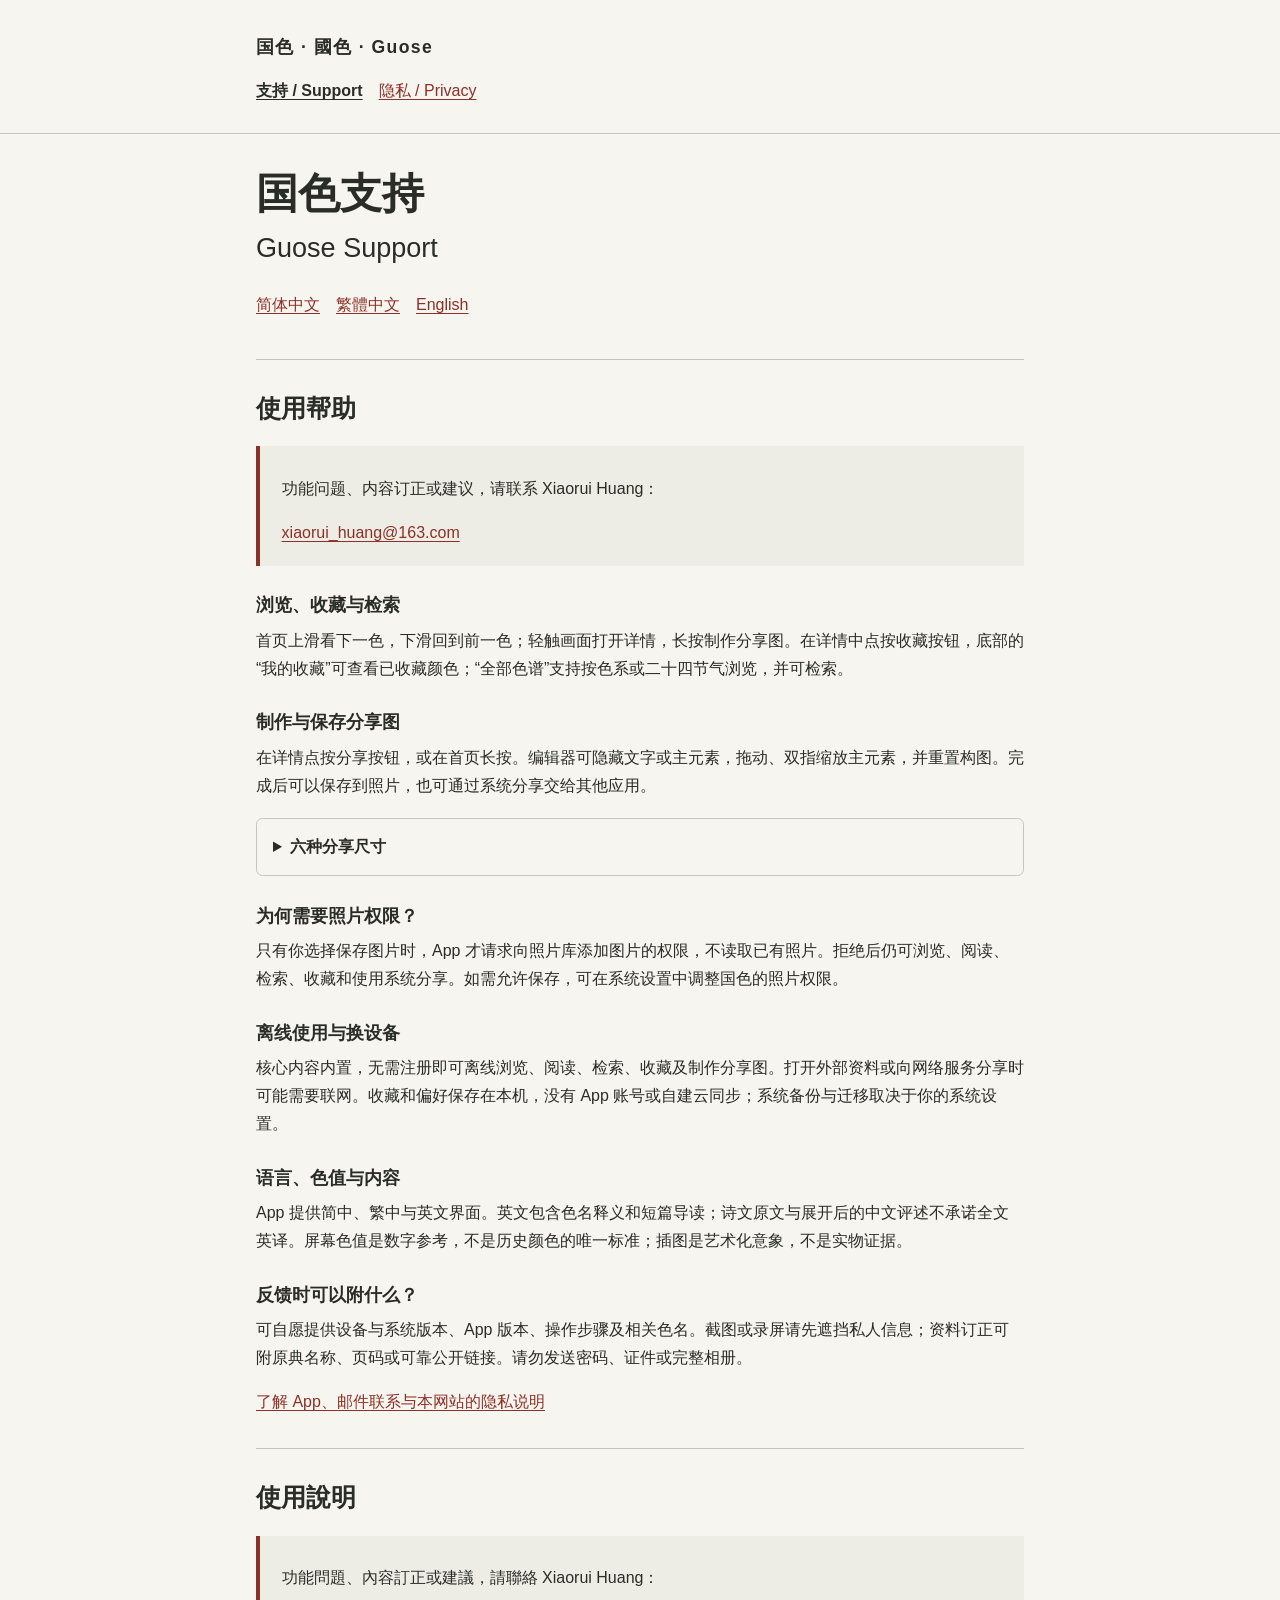
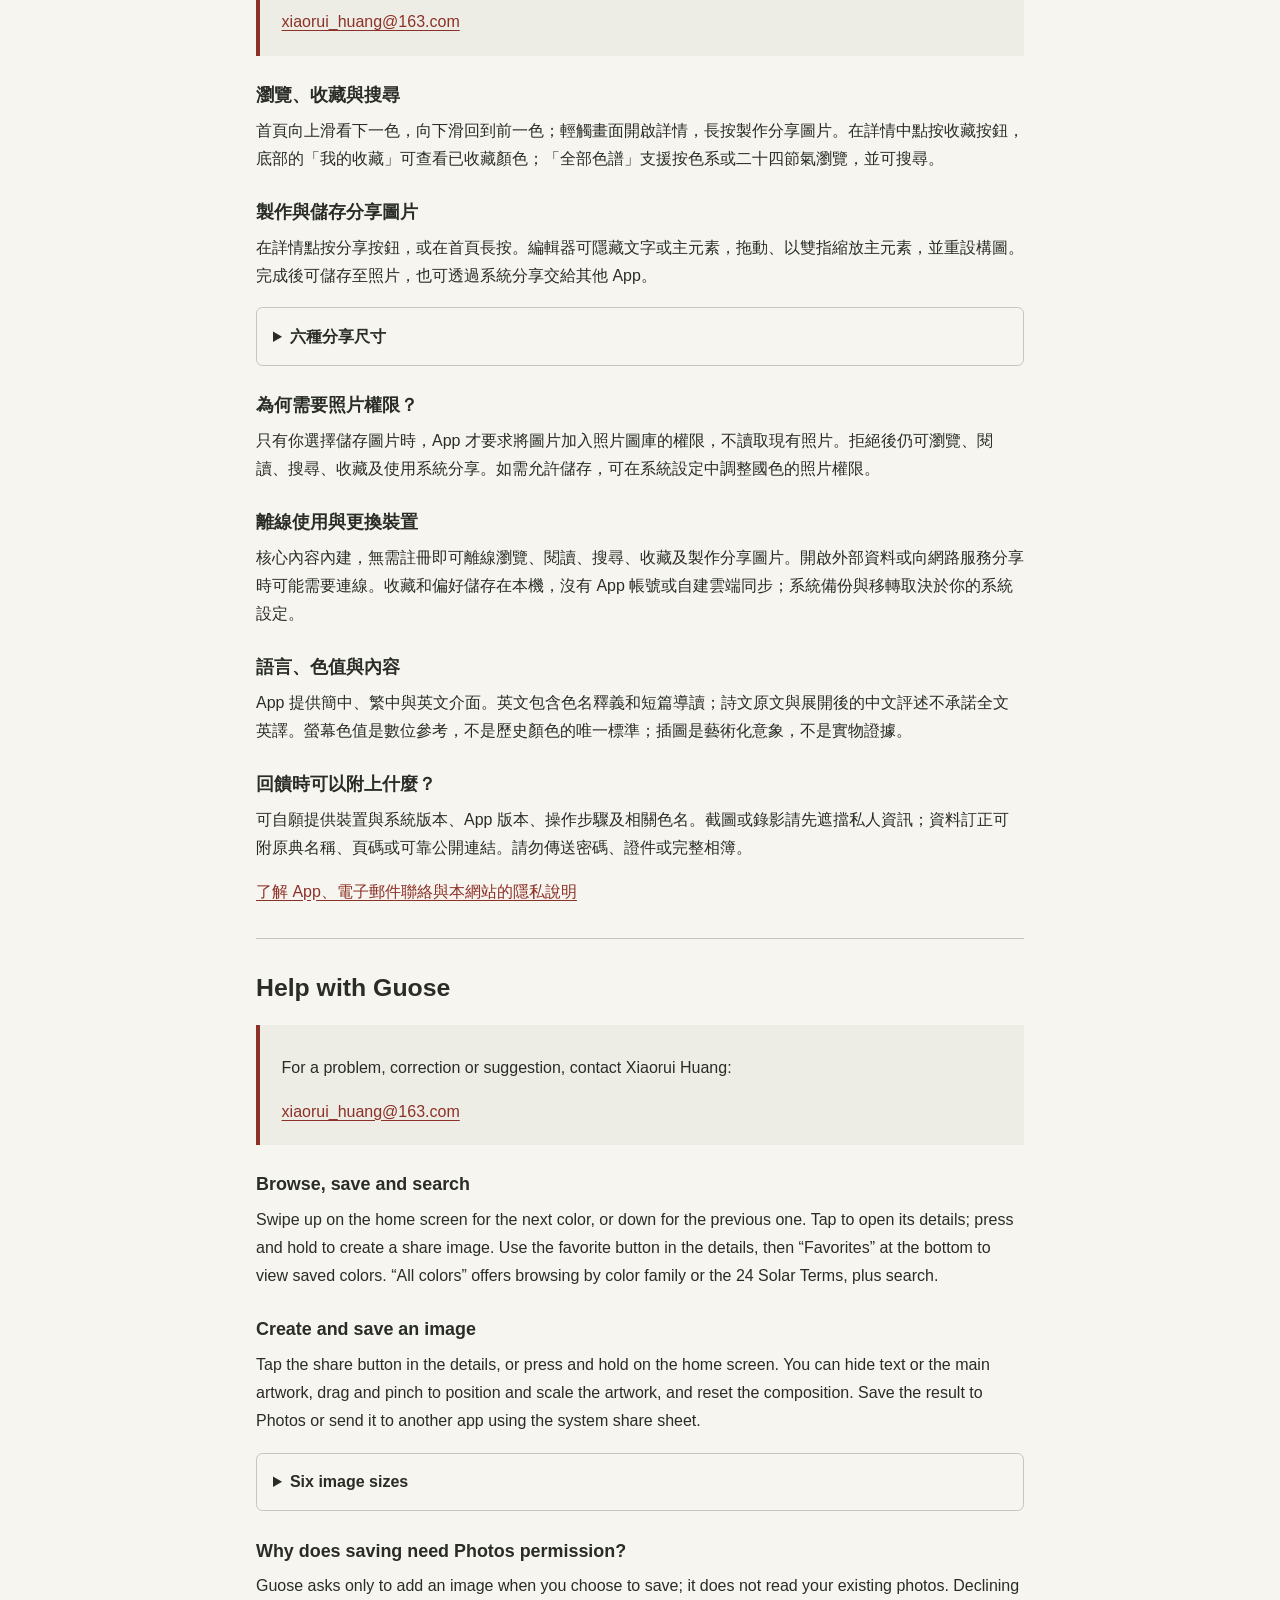
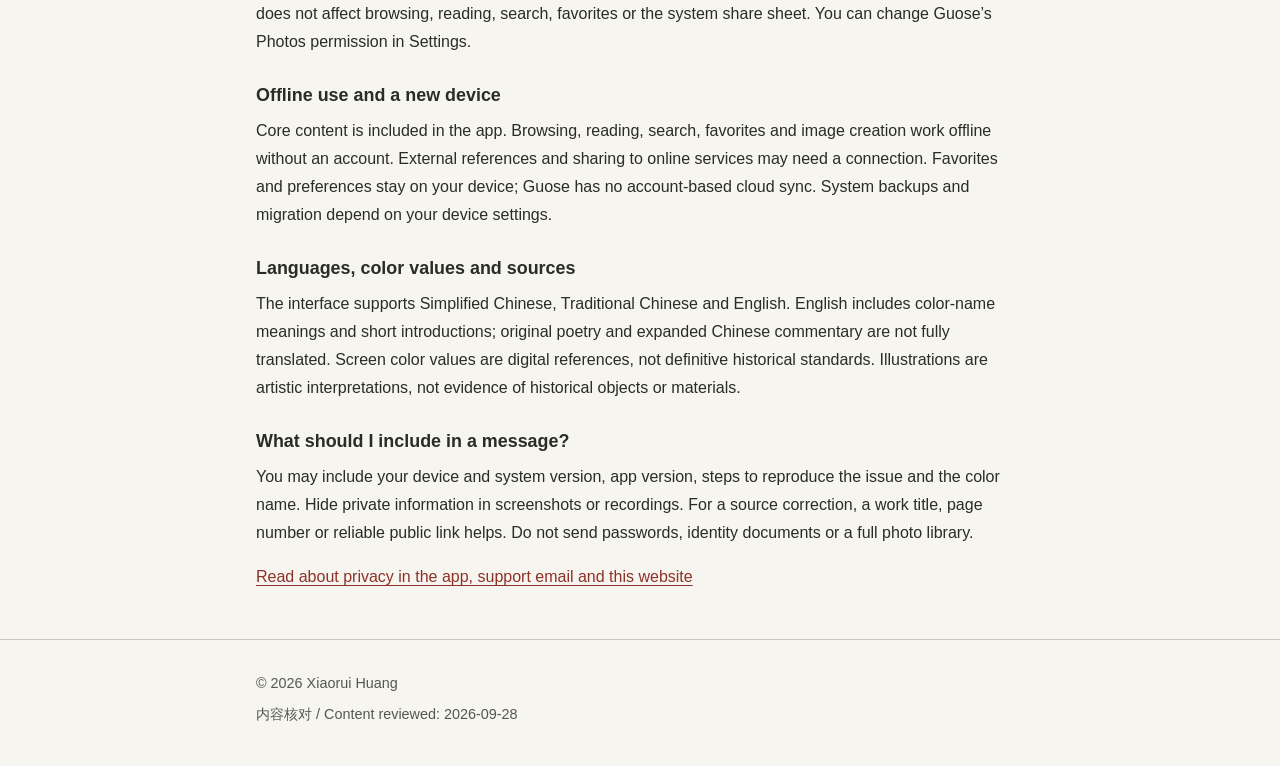
<file: index.html>
<!doctype html>
<html lang="zh-Hans">
<head>
<meta charset="utf-8">
<meta name="viewport" content="width=device-width, initial-scale=1">
<meta name="referrer" content="no-referrer">
<meta name="description" content="国色 Guose 支持与使用帮助 — 简体中文、繁體中文、English。">
<title>国色支持 · Guose Support</title>
<link rel="stylesheet" href="styles.css">
</head>
<body>
<a class="skip-link" href="#main">跳至正文 / Skip to content</a>
<header><div class="wrap">
<p class="brand">国色 · 國色 · Guose</p>
<nav class="page-nav" aria-label="页面 / Pages">
<a href="index.html" aria-current="page">支持 / Support</a>
<a href="privacy.html">隐私 / Privacy</a>
</nav></div></header>
<main class="wrap" id="main">
<h1>国色支持<span lang="en">Guose Support</span></h1>
<nav class="language-nav" aria-label="语言 / Language">
<a href="#zh-hans" lang="zh-Hans" hreflang="zh-Hans">简体中文</a>
<a href="#zh-hant" lang="zh-Hant" hreflang="zh-Hant">繁體中文</a>
<a href="#en" lang="en" hreflang="en">English</a>
</nav>
<section class="locale" id="zh-hans" lang="zh-Hans" aria-labelledby="title-hans">
<h2 id="title-hans">使用帮助</h2>
<div class="contact"><p>功能问题、内容订正或建议，请联系 Xiaorui Huang：</p><p><a href="mailto:xiaorui_huang@163.com">xiaorui_huang@163.com</a></p></div>
<h3>浏览、收藏与检索</h3>
<p>首页上滑看下一色，下滑回到前一色；轻触画面打开详情，长按制作分享图。在详情中点按收藏按钮，底部的“我的收藏”可查看已收藏颜色；“全部色谱”支持按色系或二十四节气浏览，并可检索。</p>
<h3>制作与保存分享图</h3>
<p>在详情点按分享按钮，或在首页长按。编辑器可隐藏文字或主元素，拖动、双指缩放主元素，并重置构图。完成后可以保存到照片，也可通过系统分享交给其他应用。</p>
<details><summary>六种分享尺寸</summary><table><caption>导出图片的像素尺寸</caption><thead><tr><th scope="col">格式</th><th scope="col">宽 × 高</th></tr></thead><tbody><tr><td>方形</td><td>1080 × 1080</td></tr><tr><td>小红书</td><td>1080 × 1440</td></tr><tr><td>竖图</td><td>1080 × 1350</td></tr><tr><td>故事</td><td>1080 × 1920</td></tr><tr><td>壁纸</td><td>1179 × 2556</td></tr><tr><td>朋友圈封面</td><td>1200 × 900</td></tr></tbody></table></details>
<h3>为何需要照片权限？</h3>
<p>只有你选择保存图片时，App 才请求向照片库添加图片的权限，不读取已有照片。拒绝后仍可浏览、阅读、检索、收藏和使用系统分享。如需允许保存，可在系统设置中调整国色的照片权限。</p>
<h3>离线使用与换设备</h3>
<p>核心内容内置，无需注册即可离线浏览、阅读、检索、收藏及制作分享图。打开外部资料或向网络服务分享时可能需要联网。收藏和偏好保存在本机，没有 App 账号或自建云同步；系统备份与迁移取决于你的系统设置。</p>
<h3>语言、色值与内容</h3>
<p>App 提供简中、繁中与英文界面。英文包含色名释义和短篇导读；诗文原文与展开后的中文评述不承诺全文英译。屏幕色值是数字参考，不是历史颜色的唯一标准；插图是艺术化意象，不是实物证据。</p>
<h3>反馈时可以附什么？</h3>
<p>可自愿提供设备与系统版本、App 版本、操作步骤及相关色名。截图或录屏请先遮挡私人信息；资料订正可附原典名称、页码或可靠公开链接。请勿发送密码、证件或完整相册。</p>
<p><a href="privacy.html#zh-hans">了解 App、邮件联系与本网站的隐私说明</a></p>
</section>
<section class="locale" id="zh-hant" lang="zh-Hant" aria-labelledby="title-hant">
<h2 id="title-hant">使用說明</h2>
<div class="contact"><p>功能問題、內容訂正或建議，請聯絡 Xiaorui Huang：</p><p><a href="mailto:xiaorui_huang@163.com">xiaorui_huang@163.com</a></p></div>
<h3>瀏覽、收藏與搜尋</h3>
<p>首頁向上滑看下一色，向下滑回到前一色；輕觸畫面開啟詳情，長按製作分享圖片。在詳情中點按收藏按鈕，底部的「我的收藏」可查看已收藏顏色；「全部色譜」支援按色系或二十四節氣瀏覽，並可搜尋。</p>
<h3>製作與儲存分享圖片</h3>
<p>在詳情點按分享按鈕，或在首頁長按。編輯器可隱藏文字或主元素，拖動、以雙指縮放主元素，並重設構圖。完成後可儲存至照片，也可透過系統分享交給其他 App。</p>
<details><summary>六種分享尺寸</summary><table><caption>匯出圖片的像素尺寸</caption><thead><tr><th scope="col">格式</th><th scope="col">寬 × 高</th></tr></thead><tbody><tr><td>方形</td><td>1080 × 1080</td></tr><tr><td>小紅書</td><td>1080 × 1440</td></tr><tr><td>豎圖</td><td>1080 × 1350</td></tr><tr><td>故事</td><td>1080 × 1920</td></tr><tr><td>壁紙</td><td>1179 × 2556</td></tr><tr><td>朋友圈封面</td><td>1200 × 900</td></tr></tbody></table></details>
<h3>為何需要照片權限？</h3>
<p>只有你選擇儲存圖片時，App 才要求將圖片加入照片圖庫的權限，不讀取現有照片。拒絕後仍可瀏覽、閱讀、搜尋、收藏及使用系統分享。如需允許儲存，可在系統設定中調整國色的照片權限。</p>
<h3>離線使用與更換裝置</h3>
<p>核心內容內建，無需註冊即可離線瀏覽、閱讀、搜尋、收藏及製作分享圖片。開啟外部資料或向網路服務分享時可能需要連線。收藏和偏好儲存在本機，沒有 App 帳號或自建雲端同步；系統備份與移轉取決於你的系統設定。</p>
<h3>語言、色值與內容</h3>
<p>App 提供簡中、繁中與英文介面。英文包含色名釋義和短篇導讀；詩文原文與展開後的中文評述不承諾全文英譯。螢幕色值是數位參考，不是歷史顏色的唯一標準；插圖是藝術化意象，不是實物證據。</p>
<h3>回饋時可以附上什麼？</h3>
<p>可自願提供裝置與系統版本、App 版本、操作步驟及相關色名。截圖或錄影請先遮擋私人資訊；資料訂正可附原典名稱、頁碼或可靠公開連結。請勿傳送密碼、證件或完整相簿。</p>
<p><a href="privacy.html#zh-hant">了解 App、電子郵件聯絡與本網站的隱私說明</a></p>
</section>
<section class="locale" id="en" lang="en" aria-labelledby="title-en">
<h2 id="title-en">Help with Guose</h2>
<div class="contact"><p>For a problem, correction or suggestion, contact Xiaorui Huang:</p><p><a href="mailto:xiaorui_huang@163.com">xiaorui_huang@163.com</a></p></div>
<h3>Browse, save and search</h3>
<p>Swipe up on the home screen for the next color, or down for the previous one. Tap to open its details; press and hold to create a share image. Use the favorite button in the details, then “Favorites” at the bottom to view saved colors. “All colors” offers browsing by color family or the 24 Solar Terms, plus search.</p>
<h3>Create and save an image</h3>
<p>Tap the share button in the details, or press and hold on the home screen. You can hide text or the main artwork, drag and pinch to position and scale the artwork, and reset the composition. Save the result to Photos or send it to another app using the system share sheet.</p>
<details><summary>Six image sizes</summary><table><caption>Export dimensions in pixels</caption><thead><tr><th scope="col">Format</th><th scope="col">Width × height</th></tr></thead><tbody><tr><td>Square</td><td>1080 × 1080</td></tr><tr><td>RedNote</td><td>1080 × 1440</td></tr><tr><td>Portrait</td><td>1080 × 1350</td></tr><tr><td>Story</td><td>1080 × 1920</td></tr><tr><td>Wallpaper</td><td>1179 × 2556</td></tr><tr><td>WeChat Moments cover</td><td>1200 × 900</td></tr></tbody></table></details>
<h3>Why does saving need Photos permission?</h3>
<p>Guose asks only to add an image when you choose to save; it does not read your existing photos. Declining does not affect browsing, reading, search, favorites or the system share sheet. You can change Guose’s Photos permission in Settings.</p>
<h3>Offline use and a new device</h3>
<p>Core content is included in the app. Browsing, reading, search, favorites and image creation work offline without an account. External references and sharing to online services may need a connection. Favorites and preferences stay on your device; Guose has no account-based cloud sync. System backups and migration depend on your device settings.</p>
<h3>Languages, color values and sources</h3>
<p>The interface supports Simplified Chinese, Traditional Chinese and English. English includes color-name meanings and short introductions; original poetry and expanded Chinese commentary are not fully translated. Screen color values are digital references, not definitive historical standards. Illustrations are artistic interpretations, not evidence of historical objects or materials.</p>
<h3>What should I include in a message?</h3>
<p>You may include your device and system version, app version, steps to reproduce the issue and the color name. Hide private information in screenshots or recordings. For a source correction, a work title, page number or reliable public link helps. Do not send passwords, identity documents or a full photo library.</p>
<p><a href="privacy.html#en">Read about privacy in the app, support email and this website</a></p>
</section>
</main>
<footer><div class="wrap"><p>© 2026 Xiaorui Huang</p><p>内容核对 / Content reviewed: <time datetime="2026-09-28">2026-09-28</time></p></div></footer>
</body>
</html>
</file>
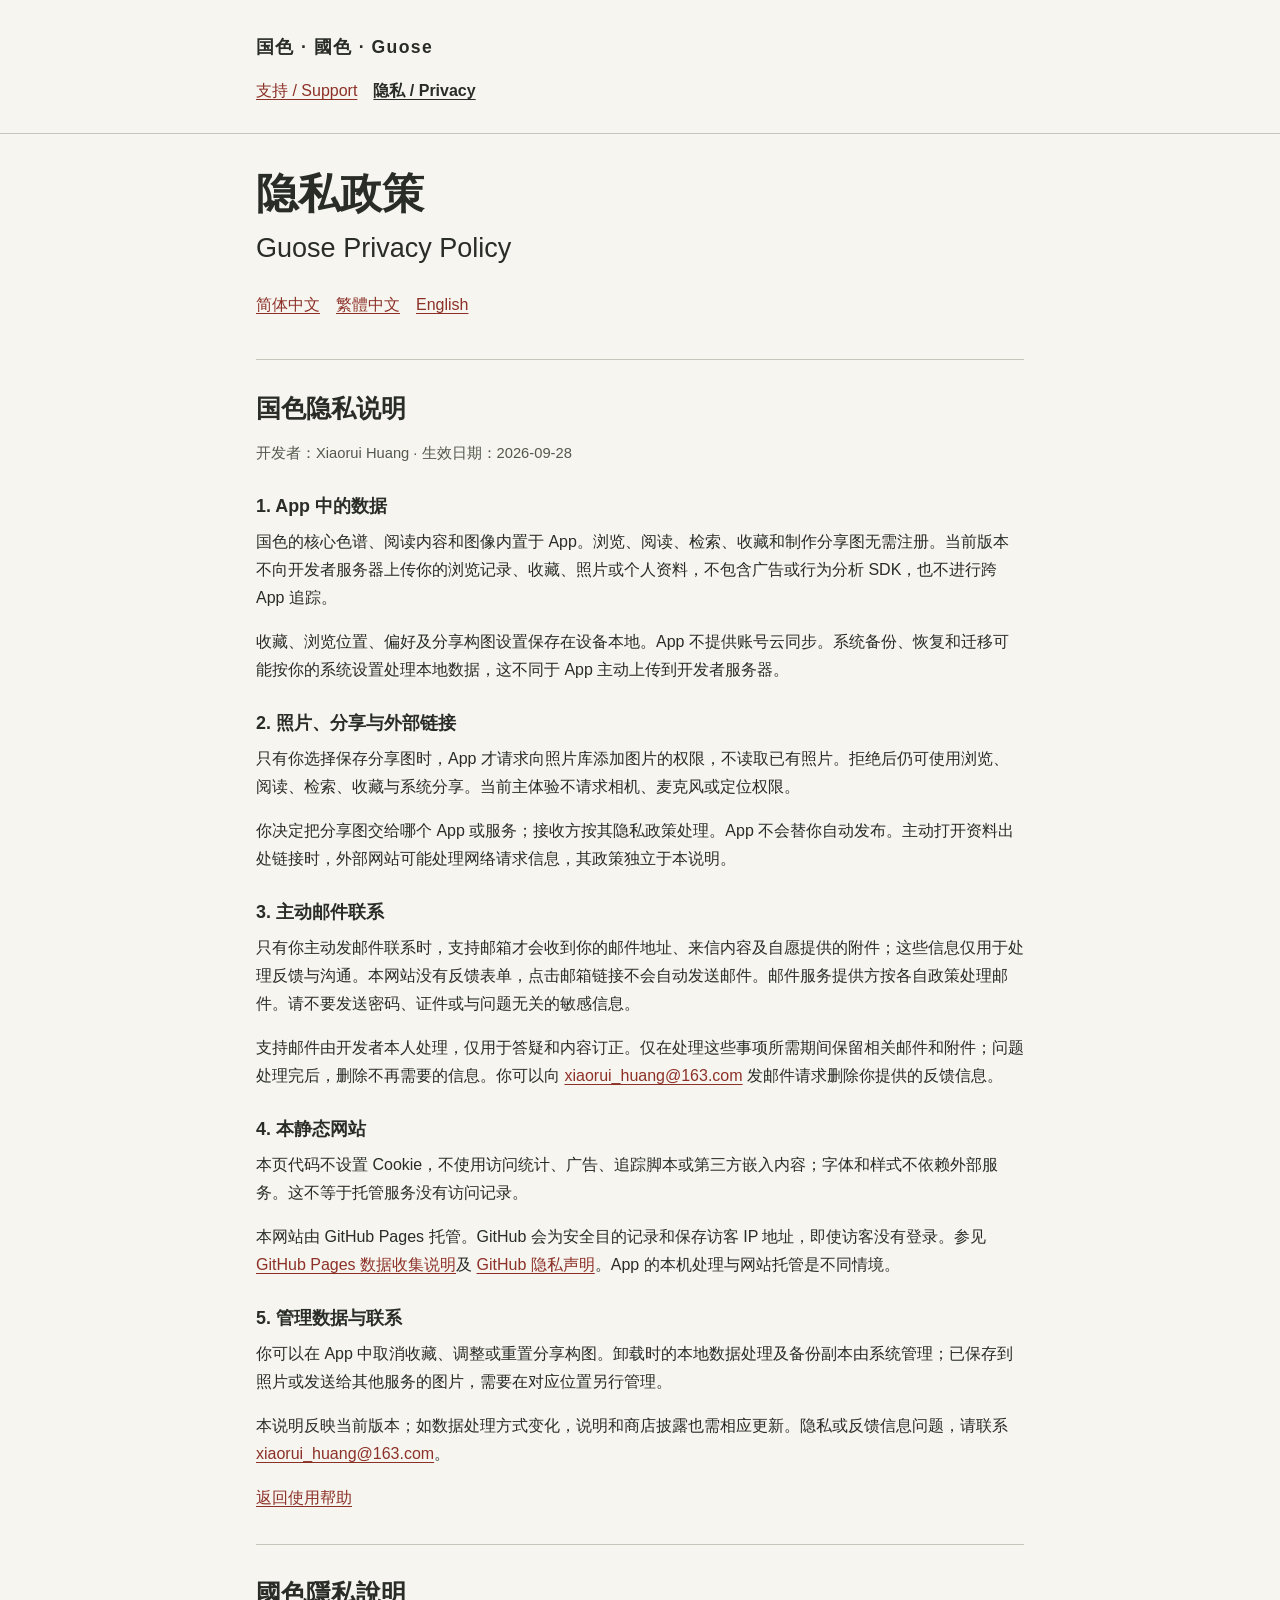
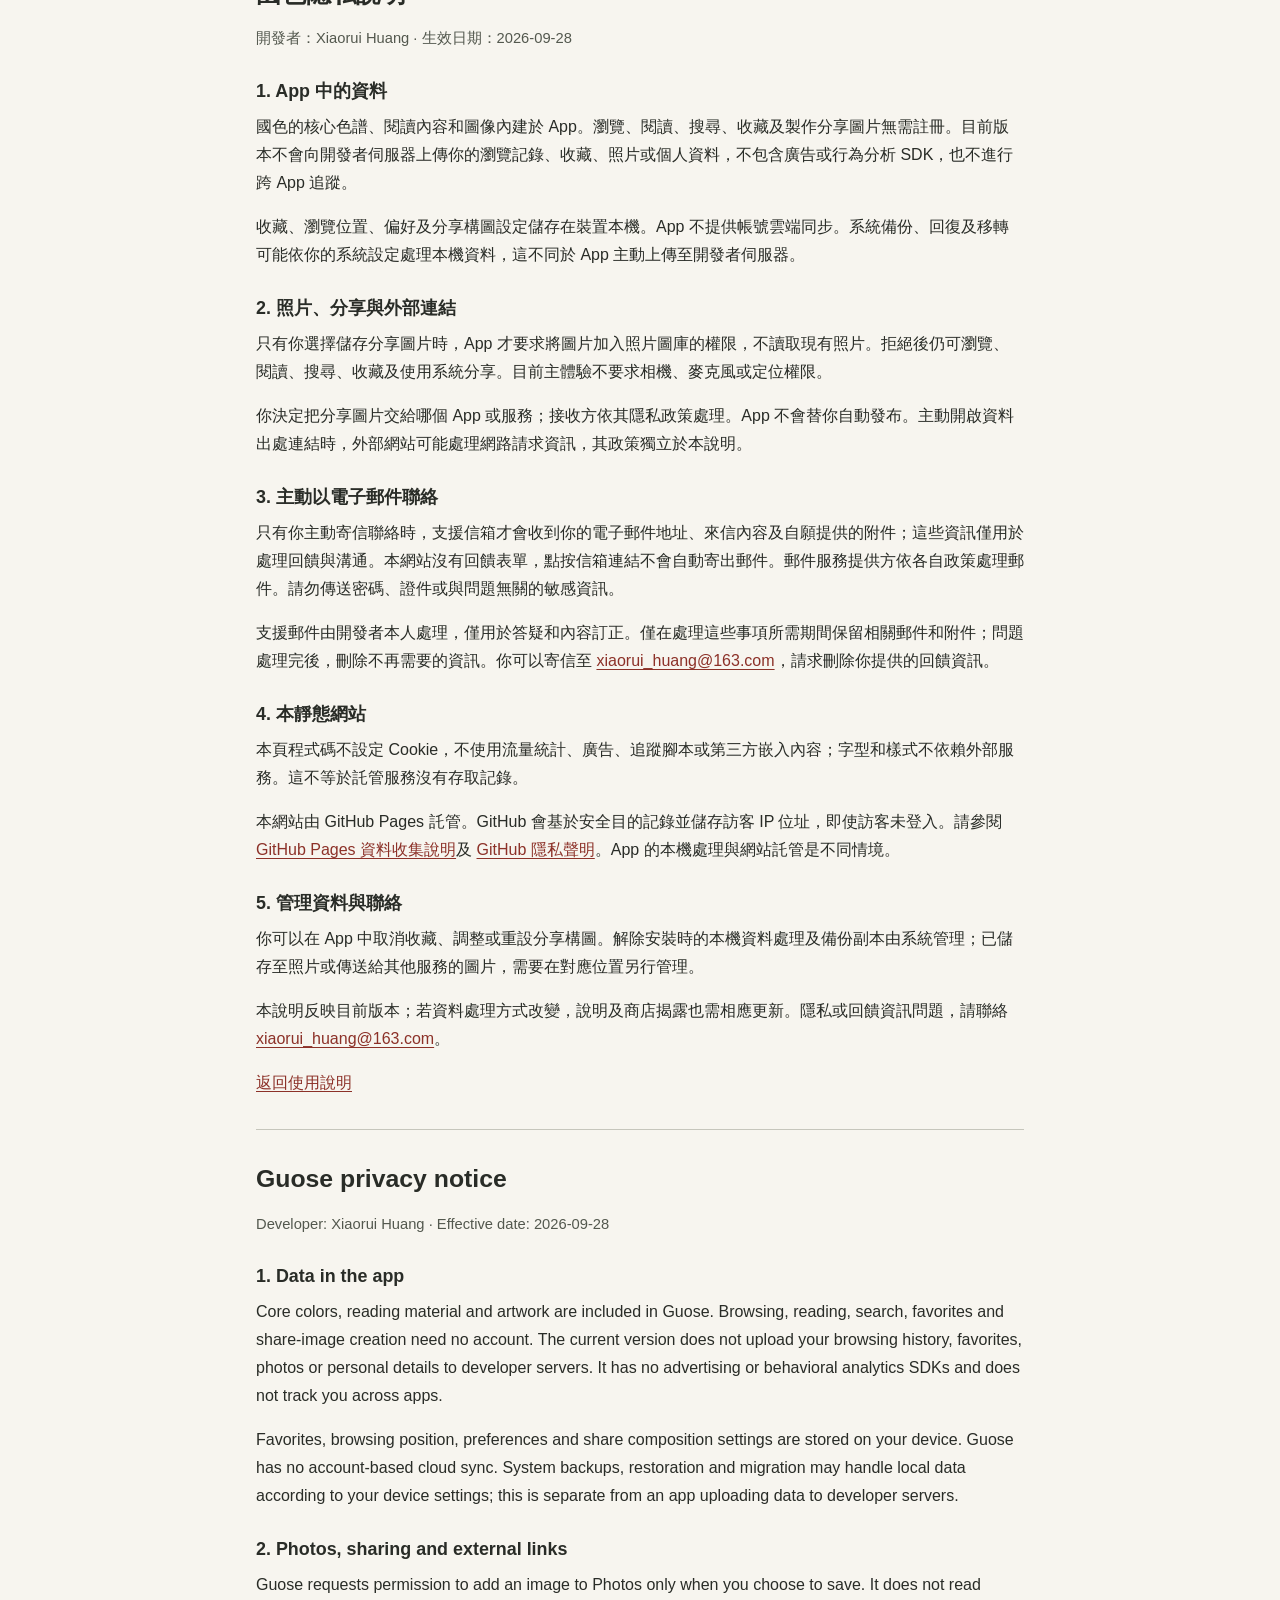
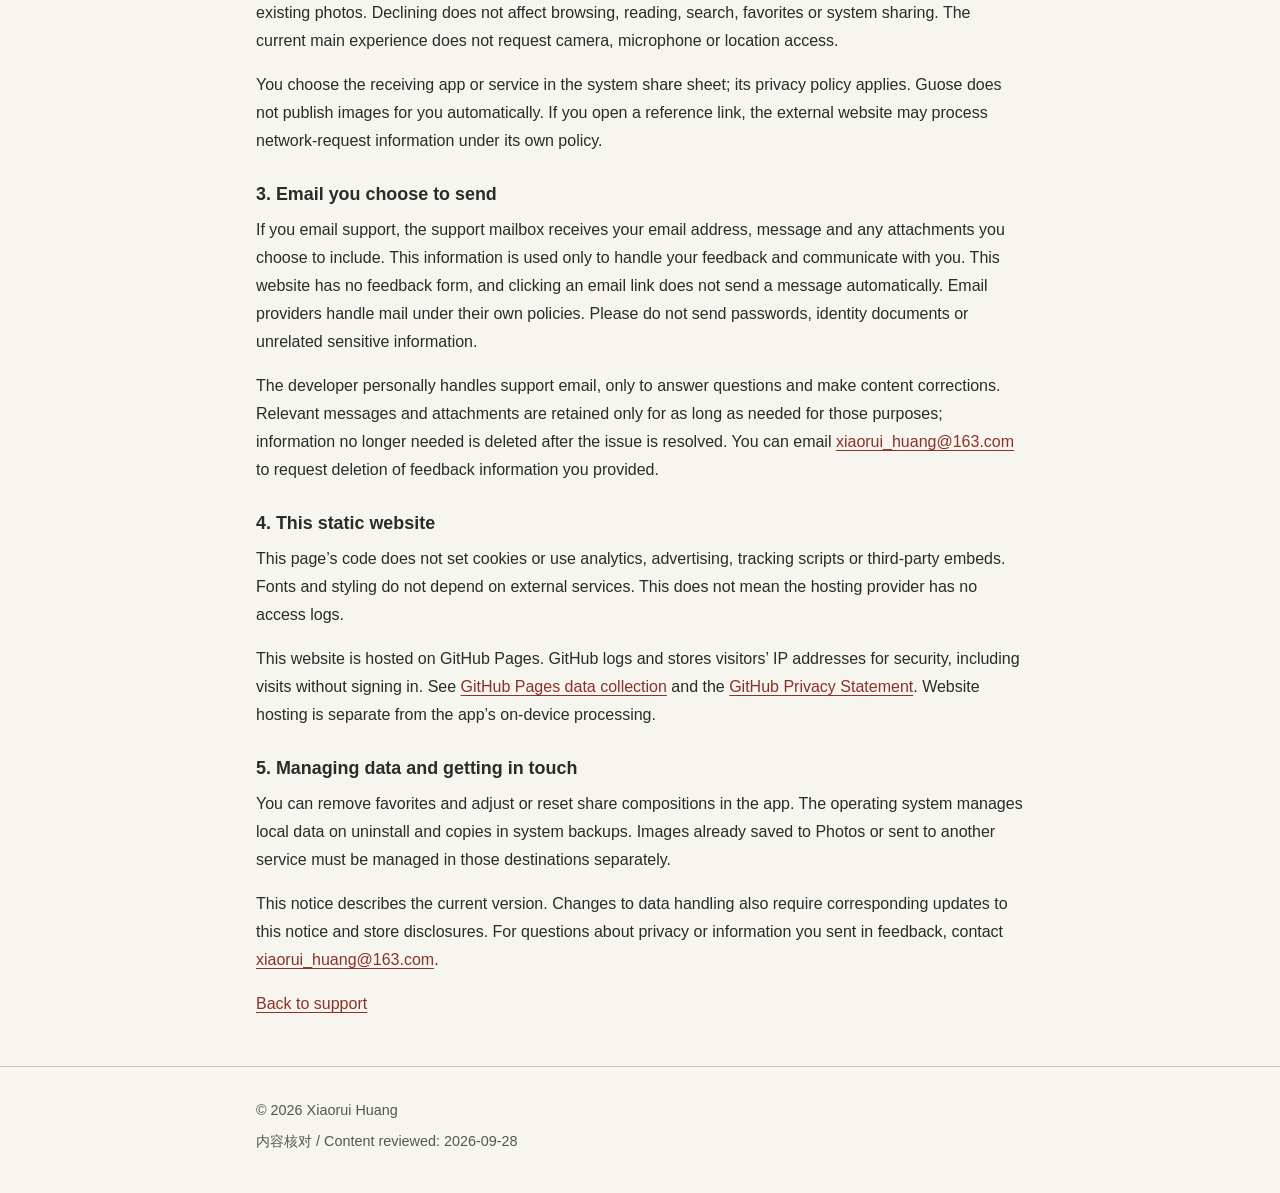
<file: privacy.html>
<!doctype html>
<html lang="zh-Hans">
<head>
<meta charset="utf-8">
<meta name="viewport" content="width=device-width, initial-scale=1">
<meta name="referrer" content="no-referrer">
<meta name="description" content="国色 Guose 隐私说明 — 简体中文、繁體中文、English。">
<title>隐私政策 · Guose Privacy Policy</title>
<link rel="stylesheet" href="styles.css">
</head>
<body>
<a class="skip-link" href="#main">跳至正文 / Skip to content</a>
<header><div class="wrap">
<p class="brand">国色 · 國色 · Guose</p>
<nav class="page-nav" aria-label="页面 / Pages">
<a href="index.html">支持 / Support</a>
<a href="privacy.html" aria-current="page">隐私 / Privacy</a>
</nav></div></header>
<main class="wrap" id="main">
<h1>隐私政策<span lang="en">Guose Privacy Policy</span></h1>
<nav class="language-nav" aria-label="语言 / Language">
<a href="#zh-hans" lang="zh-Hans" hreflang="zh-Hans">简体中文</a>
<a href="#zh-hant" lang="zh-Hant" hreflang="zh-Hant">繁體中文</a>
<a href="#en" lang="en" hreflang="en">English</a>
</nav>
<section class="locale" id="zh-hans" lang="zh-Hans" aria-labelledby="title-hans">
<h2 id="title-hans">国色隐私说明</h2>
<p class="meta">开发者：Xiaorui Huang · 生效日期：2026-09-28</p>
<h3>1. App 中的数据</h3>
<p>国色的核心色谱、阅读内容和图像内置于 App。浏览、阅读、检索、收藏和制作分享图无需注册。当前版本不向开发者服务器上传你的浏览记录、收藏、照片或个人资料，不包含广告或行为分析 SDK，也不进行跨 App 追踪。</p>
<p>收藏、浏览位置、偏好及分享构图设置保存在设备本地。App 不提供账号云同步。系统备份、恢复和迁移可能按你的系统设置处理本地数据，这不同于 App 主动上传到开发者服务器。</p>
<h3>2. 照片、分享与外部链接</h3>
<p>只有你选择保存分享图时，App 才请求向照片库添加图片的权限，不读取已有照片。拒绝后仍可使用浏览、阅读、检索、收藏与系统分享。当前主体验不请求相机、麦克风或定位权限。</p>
<p>你决定把分享图交给哪个 App 或服务；接收方按其隐私政策处理。App 不会替你自动发布。主动打开资料出处链接时，外部网站可能处理网络请求信息，其政策独立于本说明。</p>
<h3>3. 主动邮件联系</h3>
<p>只有你主动发邮件联系时，支持邮箱才会收到你的邮件地址、来信内容及自愿提供的附件；这些信息仅用于处理反馈与沟通。本网站没有反馈表单，点击邮箱链接不会自动发送邮件。邮件服务提供方按各自政策处理邮件。请不要发送密码、证件或与问题无关的敏感信息。</p>
<p>支持邮件由开发者本人处理，仅用于答疑和内容订正。仅在处理这些事项所需期间保留相关邮件和附件；问题处理完后，删除不再需要的信息。你可以向 <a href="mailto:xiaorui_huang@163.com">xiaorui_huang@163.com</a> 发邮件请求删除你提供的反馈信息。</p>
<h3>4. 本静态网站</h3>
<p>本页代码不设置 Cookie，不使用访问统计、广告、追踪脚本或第三方嵌入内容；字体和样式不依赖外部服务。这不等于托管服务没有访问记录。</p>
<p>本网站由 GitHub Pages 托管。GitHub 会为安全目的记录和保存访客 IP 地址，即使访客没有登录。参见 <a href="https://docs.github.com/en/pages/getting-started-with-github-pages/what-is-github-pages#data-collection" rel="noreferrer">GitHub Pages 数据收集说明</a>及 <a href="https://docs.github.com/en/site-policy/privacy-policies/github-general-privacy-statement" rel="noreferrer">GitHub 隐私声明</a>。App 的本机处理与网站托管是不同情境。</p>
<h3>5. 管理数据与联系</h3>
<p>你可以在 App 中取消收藏、调整或重置分享构图。卸载时的本地数据处理及备份副本由系统管理；已保存到照片或发送给其他服务的图片，需要在对应位置另行管理。</p>
<p>本说明反映当前版本；如数据处理方式变化，说明和商店披露也需相应更新。隐私或反馈信息问题，请联系 <a href="mailto:xiaorui_huang@163.com">xiaorui_huang@163.com</a>。</p>
<p><a href="index.html#zh-hans">返回使用帮助</a></p>
</section>
<section class="locale" id="zh-hant" lang="zh-Hant" aria-labelledby="title-hant">
<h2 id="title-hant">國色隱私說明</h2>
<p class="meta">開發者：Xiaorui Huang · 生效日期：2026-09-28</p>
<h3>1. App 中的資料</h3>
<p>國色的核心色譜、閱讀內容和圖像內建於 App。瀏覽、閱讀、搜尋、收藏及製作分享圖片無需註冊。目前版本不會向開發者伺服器上傳你的瀏覽記錄、收藏、照片或個人資料，不包含廣告或行為分析 SDK，也不進行跨 App 追蹤。</p>
<p>收藏、瀏覽位置、偏好及分享構圖設定儲存在裝置本機。App 不提供帳號雲端同步。系統備份、回復及移轉可能依你的系統設定處理本機資料，這不同於 App 主動上傳至開發者伺服器。</p>
<h3>2. 照片、分享與外部連結</h3>
<p>只有你選擇儲存分享圖片時，App 才要求將圖片加入照片圖庫的權限，不讀取現有照片。拒絕後仍可瀏覽、閱讀、搜尋、收藏及使用系統分享。目前主體驗不要求相機、麥克風或定位權限。</p>
<p>你決定把分享圖片交給哪個 App 或服務；接收方依其隱私政策處理。App 不會替你自動發布。主動開啟資料出處連結時，外部網站可能處理網路請求資訊，其政策獨立於本說明。</p>
<h3>3. 主動以電子郵件聯絡</h3>
<p>只有你主動寄信聯絡時，支援信箱才會收到你的電子郵件地址、來信內容及自願提供的附件；這些資訊僅用於處理回饋與溝通。本網站沒有回饋表單，點按信箱連結不會自動寄出郵件。郵件服務提供方依各自政策處理郵件。請勿傳送密碼、證件或與問題無關的敏感資訊。</p>
<p>支援郵件由開發者本人處理，僅用於答疑和內容訂正。僅在處理這些事項所需期間保留相關郵件和附件；問題處理完後，刪除不再需要的資訊。你可以寄信至 <a href="mailto:xiaorui_huang@163.com">xiaorui_huang@163.com</a>，請求刪除你提供的回饋資訊。</p>
<h3>4. 本靜態網站</h3>
<p>本頁程式碼不設定 Cookie，不使用流量統計、廣告、追蹤腳本或第三方嵌入內容；字型和樣式不依賴外部服務。這不等於託管服務沒有存取記錄。</p>
<p>本網站由 GitHub Pages 託管。GitHub 會基於安全目的記錄並儲存訪客 IP 位址，即使訪客未登入。請參閱 <a href="https://docs.github.com/en/pages/getting-started-with-github-pages/what-is-github-pages#data-collection" rel="noreferrer">GitHub Pages 資料收集說明</a>及 <a href="https://docs.github.com/en/site-policy/privacy-policies/github-general-privacy-statement" rel="noreferrer">GitHub 隱私聲明</a>。App 的本機處理與網站託管是不同情境。</p>
<h3>5. 管理資料與聯絡</h3>
<p>你可以在 App 中取消收藏、調整或重設分享構圖。解除安裝時的本機資料處理及備份副本由系統管理；已儲存至照片或傳送給其他服務的圖片，需要在對應位置另行管理。</p>
<p>本說明反映目前版本；若資料處理方式改變，說明及商店揭露也需相應更新。隱私或回饋資訊問題，請聯絡 <a href="mailto:xiaorui_huang@163.com">xiaorui_huang@163.com</a>。</p>
<p><a href="index.html#zh-hant">返回使用說明</a></p>
</section>
<section class="locale" id="en" lang="en" aria-labelledby="title-en">
<h2 id="title-en">Guose privacy notice</h2>
<p class="meta">Developer: Xiaorui Huang · Effective date: 2026-09-28</p>
<h3>1. Data in the app</h3>
<p>Core colors, reading material and artwork are included in Guose. Browsing, reading, search, favorites and share-image creation need no account. The current version does not upload your browsing history, favorites, photos or personal details to developer servers. It has no advertising or behavioral analytics SDKs and does not track you across apps.</p>
<p>Favorites, browsing position, preferences and share composition settings are stored on your device. Guose has no account-based cloud sync. System backups, restoration and migration may handle local data according to your device settings; this is separate from an app uploading data to developer servers.</p>
<h3>2. Photos, sharing and external links</h3>
<p>Guose requests permission to add an image to Photos only when you choose to save. It does not read existing photos. Declining does not affect browsing, reading, search, favorites or system sharing. The current main experience does not request camera, microphone or location access.</p>
<p>You choose the receiving app or service in the system share sheet; its privacy policy applies. Guose does not publish images for you automatically. If you open a reference link, the external website may process network-request information under its own policy.</p>
<h3>3. Email you choose to send</h3>
<p>If you email support, the support mailbox receives your email address, message and any attachments you choose to include. This information is used only to handle your feedback and communicate with you. This website has no feedback form, and clicking an email link does not send a message automatically. Email providers handle mail under their own policies. Please do not send passwords, identity documents or unrelated sensitive information.</p>
<p>The developer personally handles support email, only to answer questions and make content corrections. Relevant messages and attachments are retained only for as long as needed for those purposes; information no longer needed is deleted after the issue is resolved. You can email <a href="mailto:xiaorui_huang@163.com">xiaorui_huang@163.com</a> to request deletion of feedback information you provided.</p>
<h3>4. This static website</h3>
<p>This page’s code does not set cookies or use analytics, advertising, tracking scripts or third-party embeds. Fonts and styling do not depend on external services. This does not mean the hosting provider has no access logs.</p>
<p>This website is hosted on GitHub Pages. GitHub logs and stores visitors’ IP addresses for security, including visits without signing in. See <a href="https://docs.github.com/en/pages/getting-started-with-github-pages/what-is-github-pages#data-collection" rel="noreferrer">GitHub Pages data collection</a> and the <a href="https://docs.github.com/en/site-policy/privacy-policies/github-general-privacy-statement" rel="noreferrer">GitHub Privacy Statement</a>. Website hosting is separate from the app’s on-device processing.</p>
<h3>5. Managing data and getting in touch</h3>
<p>You can remove favorites and adjust or reset share compositions in the app. The operating system manages local data on uninstall and copies in system backups. Images already saved to Photos or sent to another service must be managed in those destinations separately.</p>
<p>This notice describes the current version. Changes to data handling also require corresponding updates to this notice and store disclosures. For questions about privacy or information you sent in feedback, contact <a href="mailto:xiaorui_huang@163.com">xiaorui_huang@163.com</a>.</p>
<p><a href="index.html#en">Back to support</a></p>
</section>
</main>
<footer><div class="wrap"><p>© 2026 Xiaorui Huang</p><p>内容核对 / Content reviewed: <time datetime="2026-09-28">2026-09-28</time></p></div></footer>
</body>
</html>
</file>
<file: styles.css>
:root { color-scheme: light; font-family: -apple-system, BlinkMacSystemFont, "Segoe UI", "PingFang SC", "PingFang TC", "Microsoft YaHei", sans-serif; color: #292c27; background: #f7f5ef; line-height: 1.75; }
* { box-sizing: border-box; }
body { margin: 0; }
a { color: #8c3128; text-underline-offset: .2em; overflow-wrap: anywhere; }
a:hover { text-decoration-thickness: 2px; }
:focus-visible { outline: 3px solid #8c3128; outline-offset: 4px; }
.skip-link { position: absolute; top: .5rem; left: .5rem; padding: .65rem 1rem; background: #fff; transform: translateY(-160%); }
.skip-link:focus { transform: none; z-index: 2; }
.wrap { width: min(100% - 2.5rem, 48rem); margin-inline: auto; }
header { padding-block: 2rem 1.25rem; border-bottom: 1px solid #c6c6bc; }
.brand { margin: 0 0 .4rem; font-size: 1.1rem; font-weight: 650; letter-spacing: .08em; }
.page-nav, .language-nav { display: flex; flex-wrap: wrap; align-items: center; gap: .15rem 1rem; }
nav a { display: inline-flex; align-items: center; min-height: 44px; }
nav [aria-current="page"] { color: #292c27; font-weight: 700; }
main { padding-block: 2rem; }
h1, h2, h3 { line-height: 1.35; text-wrap: balance; }
h1 { margin: 0 0 1rem; font-size: clamp(1.85rem, 6vw, 2.6rem); }
h1 span { display: block; font-size: .65em; font-weight: 500; margin-top: .3em; }
h2 { margin: 0 0 1rem; font-size: 1.55rem; }
h3 { margin: 1.7rem 0 .45rem; font-size: 1.12rem; }
p { margin: .6rem 0 1rem; }
.meta { font-size: .92rem; color: #53584e; }
.locale { border-top: 1px solid #c6c6bc; margin-top: 2rem; padding-top: 2rem; scroll-margin-top: 1.5rem; }
.contact { padding: 1.2rem 1.35rem; border-left: 4px solid #8c3128; background: #eeede5; margin-block: 1.3rem; }
.contact p:last-child { margin-bottom: 0; }
details { margin-block: 1.1rem; border: 1px solid #c6c6bc; border-radius: .4rem; padding: .25rem 1rem; }
summary { cursor: pointer; padding-block: .65rem; font-weight: 600; min-height: 44px; }
table { width: 100%; border-collapse: collapse; margin-block: .3rem 1rem; font-size: .95rem; }
caption { text-align: left; color: #53584e; font-size: .9rem; margin-bottom: .5rem; }
th, td { text-align: left; padding: .5rem .4rem; border-bottom: 1px solid #c6c6bc; vertical-align: top; }
th:last-child, td:last-child { white-space: nowrap; }
footer { border-top: 1px solid #c6c6bc; padding-block: 1.5rem 2rem; color: #53584e; font-size: .9rem; }
footer p { margin: .4rem 0; }
@media (max-width: 380px) { .wrap { width: calc(100% - 2rem); } .contact { padding: .9rem; } details { padding-inline: .65rem; } }
@media print { :root { background: #fff; color: #000; font-size: 11pt; } .wrap { width: 100%; } .skip-link, .language-nav { display: none; } .locale { break-before: page; } a { color: #000; } h3 { break-after: avoid; } }
</file>
